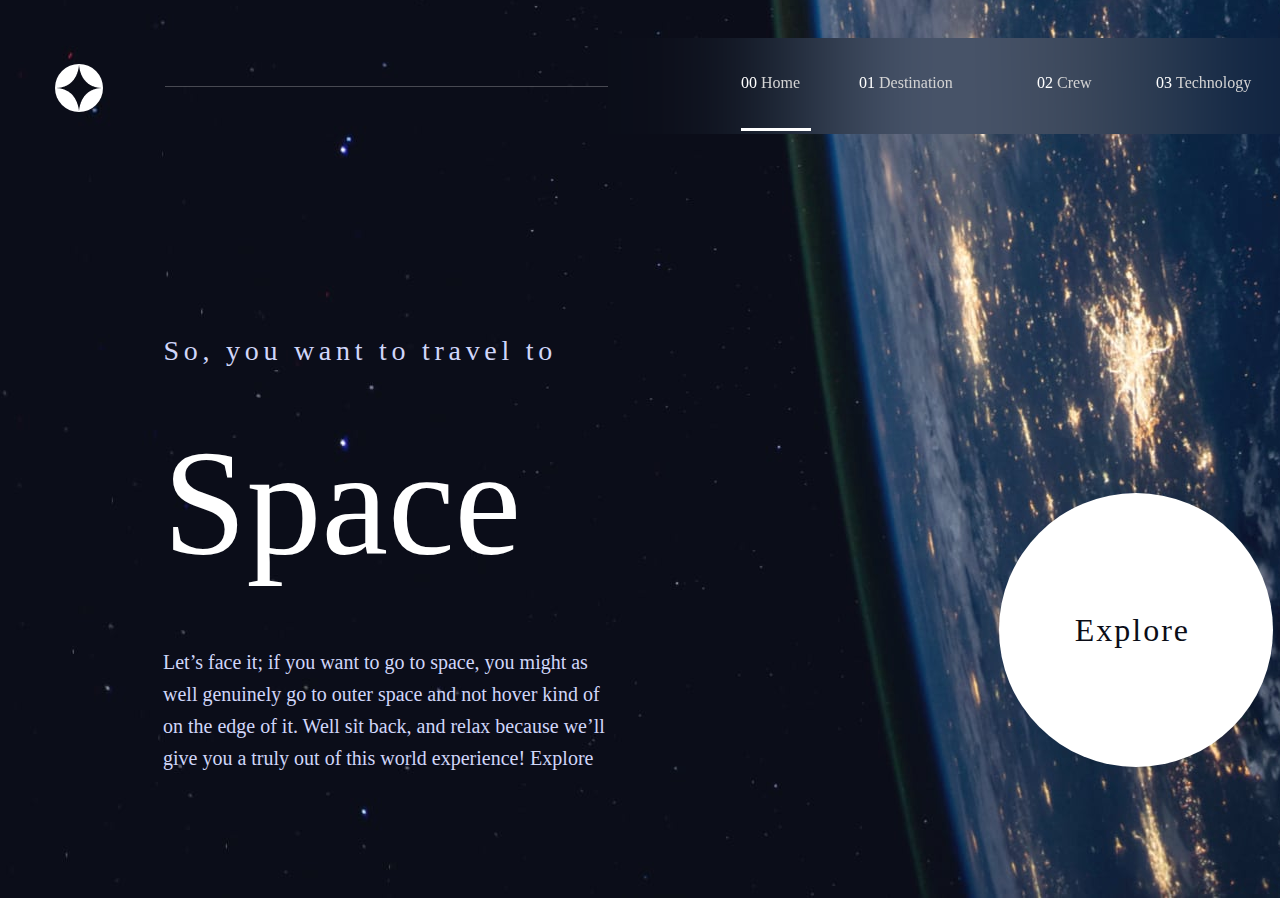
<file: index.html>
<!DOCTYPE html>
<html lang="en">
<head>
  <meta charset="UTF-8">
  <meta name="viewport" content="width=device-width, initial-scale=1.0">

  <link rel="icon" type="image/png" sizes="32x32" href="favicon-32x32.png">
  
  <title>Frontend Mentor | Space tourism website</title>
  <link rel="stylesheet" type="text/css" href="style(index).css">
</head>
<body>
 <header id="header">
    <nav class="navbar">  
  <span class="white" id="s00">00</span><a href = "index.html" id="Home"> Home </a>
  <span class="white" id="s01">01</span><a href = "destination-moon.html" id="Destination"> Destination</a>
  <span class="white" id="s02">02</span><a href = "crew-commander.html" id="Crew"> Crew </a>
  <span class="white" id="s03">03</span><a href = "technology-vehicle.html" id="Technology"> Technology </a>
    </nav>
    <div id="under-line"></div>
  </header>
  <img src="Group2.jpg" alt="Star" id="Star">
<div class="main">  
  <div id="Line1"></div>
    <div id="Box"></div>
  <div class="offer">
    <h2 id="Offer">So, you want to travel to</h2> </div>
  <div class="space">
    <h1 id="Space">Space</h1> </div>
  <div class="paragraph">
    <p id="Paragraph">Let’s face it; if you want to go to space, you might as well genuinely go to outer space and not hover kind of on the edge of it. Well sit back, and relax because we’ll give you a truly out of this world experience! Explore</p>
  </div>
  <a href="#" id="Explore"><div id="Circle"><span id="text">Explore</span></div></a>
</div>
</body>
</html>
</file>
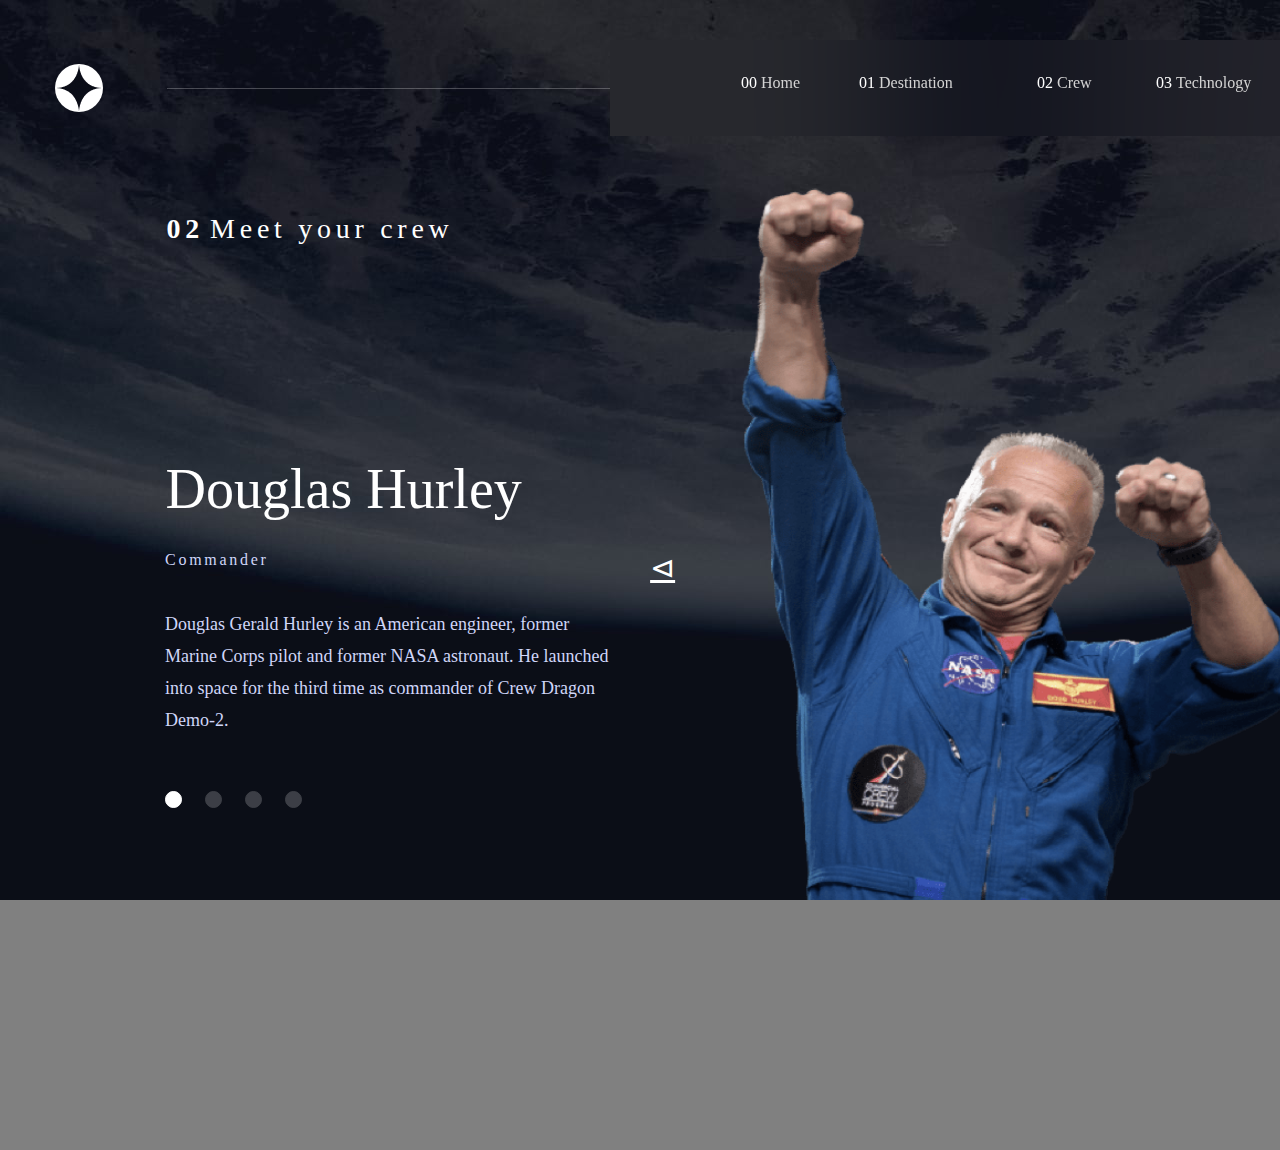
<file: crew-commander.html>
<!DOCTYPE html>
<html lang="en">
   <head>
      <meta charset="UTF-8">
      <meta name="viewport" content="width=device-width, initial-scale=1.0">
      <link rel="icon" type="image/png" sizes="32x32" href="favicon-32x32.png">
      <title>Frontend Mentor | Space tourism website</title>
      <script src="https://code.jquery.com/jquery-1.12.4.min.js"></script>
      <script type="text/javascript" src="crew.js"></script>
      <link rel="stylesheet" type="text/css" href="style(commander).css">
   </head>
   <body>
      <header id="header">
         <nav class="navbar">  
            <span class="white" id="s00">00</span>  <a href = "index.html" id="Home"> Home </a>
            <span class="white" id="s01">01</span>  <a href = "destination-moon.html" id="Destination"> Destination</a>
            <span class="white" id="s02">02</span>  <a href = "crew-commander.html" id="Crew"> Crew </a>
            <span class="white" id="s03">03</span>  <a href = "technology-vehicle.html" id="Technology"> Technology </a>
         </nav>
         
      </header>
      <img src="Group2.jpg" alt="Star" id="Star">  
      <div class="main">
         <div id="Line1"></div>
         <div id="Box"></div>
         <div><span id="identificator">02</span> <span id="Name">Meet your crew</span></div>
       <div id="trail"></div>
         <div id="Secondary">
            <div id="Links">

               <a href="crew-commander.html">
                  <div class="toLinks" id="Commander"></div>
               </a>
               <a href="crew-specialist.html">
                  <div class="toLinks" id="Specialist"></div>
               </a>
               <a href="crew-pilot.html">
                  <div class="toLinks" id="Pilot"></div>
               </a>
               <a href="crew-engineer.html">
                  <div class="toLinks" id="Engineer"></div>
               </a>
            </div>
            <div id="slider">
            <a href="#!" class="control_prev"> &#8882; </a>
            <a href="#!" class="control_next"> &#8883; </a>
              <ul>

                <li>
                    <img src="image-douglas-hurley.png" alt="Commander" id="imgCommander">
                  <div id="start">  Commander</div>
                  <h1 id="Member">  Douglas Hurley</h1>
                  <p id="text">
                  Douglas Gerald Hurley is an American engineer, former Marine Corps pilot 
                  and former NASA astronaut. He launched into space for the third time as 
                  commander of Crew Dragon Demo-2.
                </p>
                </li>

                <li>
                   <img src="image-mark-shuttleworth.png" alt="Specialist" id="imgSpecialist">
                   <div id="start">Mission Specialist</div>
                  <h1 id="Member"> Mark Shuttleworth</h1>
                    <p id="text">
                  Mark Richard Shuttleworth is the founder and CEO of Canonical, the company behind 
                  the Linux-based Ubuntu operating system. Shuttleworth became the first South 
                  African to travel to space as a space tourist.
                    </p>
                </li>

                <li>
                   <img src="image-victor-glover.png" alt="  Pilot" id="imgPilot">
                   <div id="start">    Pilot</div>
                   <h1 id="Member"> Victor Glover</h1>
                   <p id="text">
                    Pilot on the first operational flight of the SpaceX Crew Dragon to the International Space Station. Glover is a commander in the U.S. Navy where 
                    he pilots an F/A-18.He was a crew member of Expedition 64, and served as a 
                    station systems flight engineer. 
                     </p>
                </li>

                <li>
                   <img src="image-anousheh-ansari.png" alt="Engineer" id="imgEngineer">
                    <div id="start">Flight Engineer</div>
                    <h1 id="Member">Anousheh Ansari</h1>
                      <p id="text">
                      Anousheh Ansari is an Iranian American engineer and co-founder of Prodea Systems. 
                    Ansari was the fourth self-funded space tourist, the first self-funded woman to 
                    fly to the ISS, and the first Iranian in space. 
                      </p>
                </li>

              </ul>
            </div>
      </div>
    </div>
   </body>
</html>
</file>
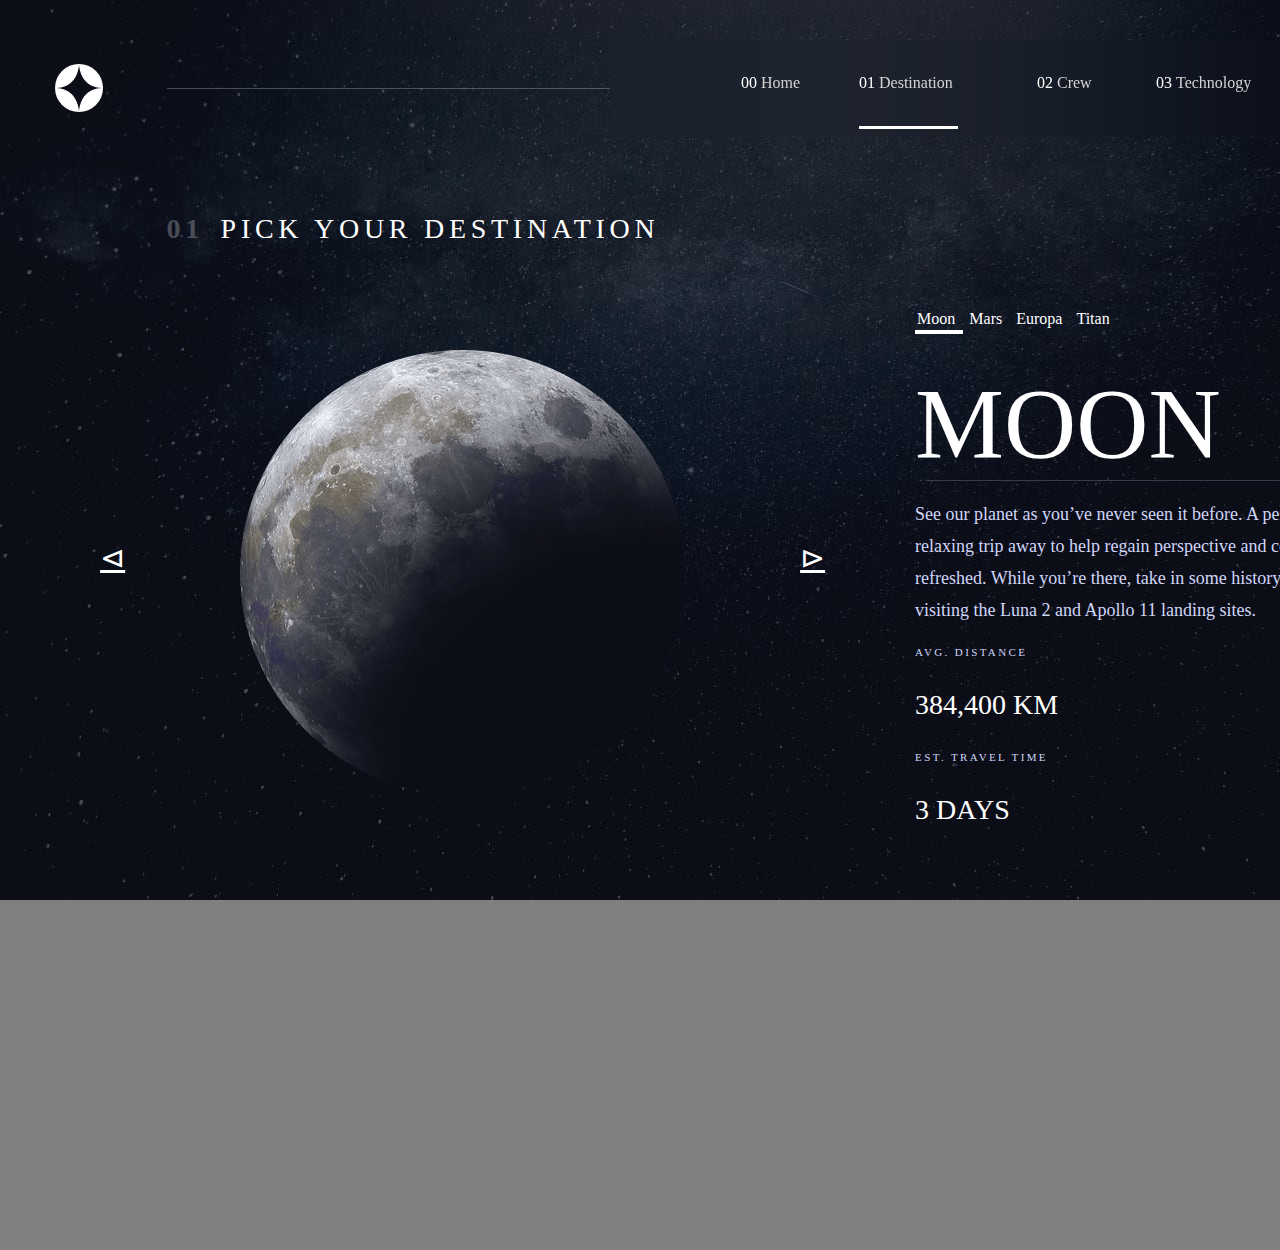
<file: destination-moon.html>
<!DOCTYPE html>
<html lang="en">
   <head>
      <meta charset="UTF-8">
      <meta name="viewport" content="width=device-width, initial-scale=1.0">
      <link rel="icon" type="image/png" sizes="32x32" href="favicon-32x32.png">
      <link rel="stylesheet" type="text/css" href="style(moon).css">
      <script src=
         "https://code.jquery.com/jquery-1.12.4.min.js"></script>
      <script type="text/javascript" src="destination.js"></script>
      <title>Frontend Mentor | Space tourism website</title>
   </head>
   <body>
      <header id="header">
         <nav class="navbar">  
            <span class="white" id="s00">00</span>  <a href = "index.html" id="Home"> Home </a>
            <span class="white" id="s01">01</span>  <a href = "destination-moon.html" id="Destination"> Destination</a>
            <span class="white" id="s02">02</span>  <a href = "crew-commander.html" id="Crew"> Crew </a>
            <span class="white" id="s03">03</span>  <a href = "technology-vehicle.html" id="Technology"> Technology </a>
         </nav>
         <div id="under-line"></div>
      </header>
      <img src="Group2.jpg" alt="Star" id="Star">  
      <div class="main">
         <div id="Line1"></div>
         <div id="Box"></div>
         <div><span id="identificator">01</span> <span id="Name">Pick your destination</span></div>
        <span id="under-line-1"></span>
         <div id="toLinks">
            
            <a href = "#!" id="Moon" >Moon</a>
            <a href = "#!" id="Mars" >Mars</a>
            <a href = "#!" id="Europa">Europa</a>
            <a href = "#!" id="Titan" >Titan</a>
         </div>
         <div id="slider">
            <a href="#!" class="control_prev"> &#8882; </a>
            <a href="#!" class="control_next"> &#8883; </a>
            

            <ul>
               <li>
                  <div class="container1">
                     
                       <img src="image-moon.png" alt="Moon" id="imgMoon">
                       <div id="toInfo">
                        <h1 class="Moon">Moon</h1>
                        <p id="Info">See our planet as you’ve never seen it before. A perfect relaxing trip away to help 
                           regain perspective and come back refreshed. While you’re there, take in some history 
                           by visiting the Luna 2 and Apollo 11 landing sites.
                        </p>
                     </div>
                     <span id="Line2"></span>
                     <div id="toDistance">
                        <p class="text">Avg. distance</p>
                        <p class="num">384,400 km</p>
                     </div>
                     <div id="toTime">
                        <p class="text">Est. travel time</p>
                        <p class="num">3 days</p>
                     </div>
                  </div>
               </li>
               <li>
                  <div class="container2">
                     
                      <img src="image-mars.png" alt="Mara" id="imgMars">
                      <div id="toInfo">
                        <h1 class="Mars">Mars</h1>
                        <p id="Info">  Don’t forget to pack your hiking boots. You’ll need them to tackle Olympus Mons, 
                           the tallest planetary mountain in our solar system. It’s two and a half times 
                           the size of Everest!
                        </p>
                     </div>
                     <span id="Line2"></span>
                     <div id="toDistance">
                        <p class="text">Avg. distance</p>
                        <p class="num">225 mil. km</p>
                     </div>
                     <div id="toTime">
                        <p class="text">Est. travel time</p>
                        <p class="num">9 months</p>
                     </div>
                  </div>
               </li>
               <li>
                  <div class="container3">
                     
                      <img src="image-europa.png" alt="Europa" id="imgEuropa">
                      <div id="toInfo">
                        <h1 class="Europa">Europa</h1>
                        <p id="Info">The smallest of the four Galilean moons orbiting Jupiter, Europa is a 
                           winter lover’s dream. With an icy surface, it’s perfect for a bit of 
                           ice skating, curling, hockey, or simple relaxation in your snug 
                           wintery cabin.
                        </p>
                     </div>
                     <span id="Line2"></span>
                     <div id="toDistance">
                        <p class="text">Avg. distance</p>
                        <p class="num">628 mil. km</p>
                     </div>
                     <div id="toTime">
                        <p class="text">Est. travel time</p>
                        <p class="num">3 years</p>
                     </div>
                  </div>
               </li>
               <li>
                  <div class="container4">
                     
                      <img src="image-titan.png" alt="Titan" id="imgTitan">
                      <div id="toInfo">
                        <h1 class="Titan">Titan</h1>
                        <p id="Info">  The only moon known to have a dense atmosphere other than Earth, Titan 
                           is a home away from home (just a few hundred degrees colder!). As a 
                           bonus, you get striking views of the Rings of Saturn.
                        </p>
                     </div>
                     <span id="Line2"></span>
                     <div id="toDistance">
                        <p class="text">Avg. distance</p>
                        <p class="num">1.6 bil. km</p>
                     </div>
                     <div id="toTime">
                        <p class="text">Est. travel time</p>
                        <p class="num">7 years</p>
                     </div>
                  </div>
               </li>
            </ul>
         </div>
      </div>
   </body>
</html>
</file>
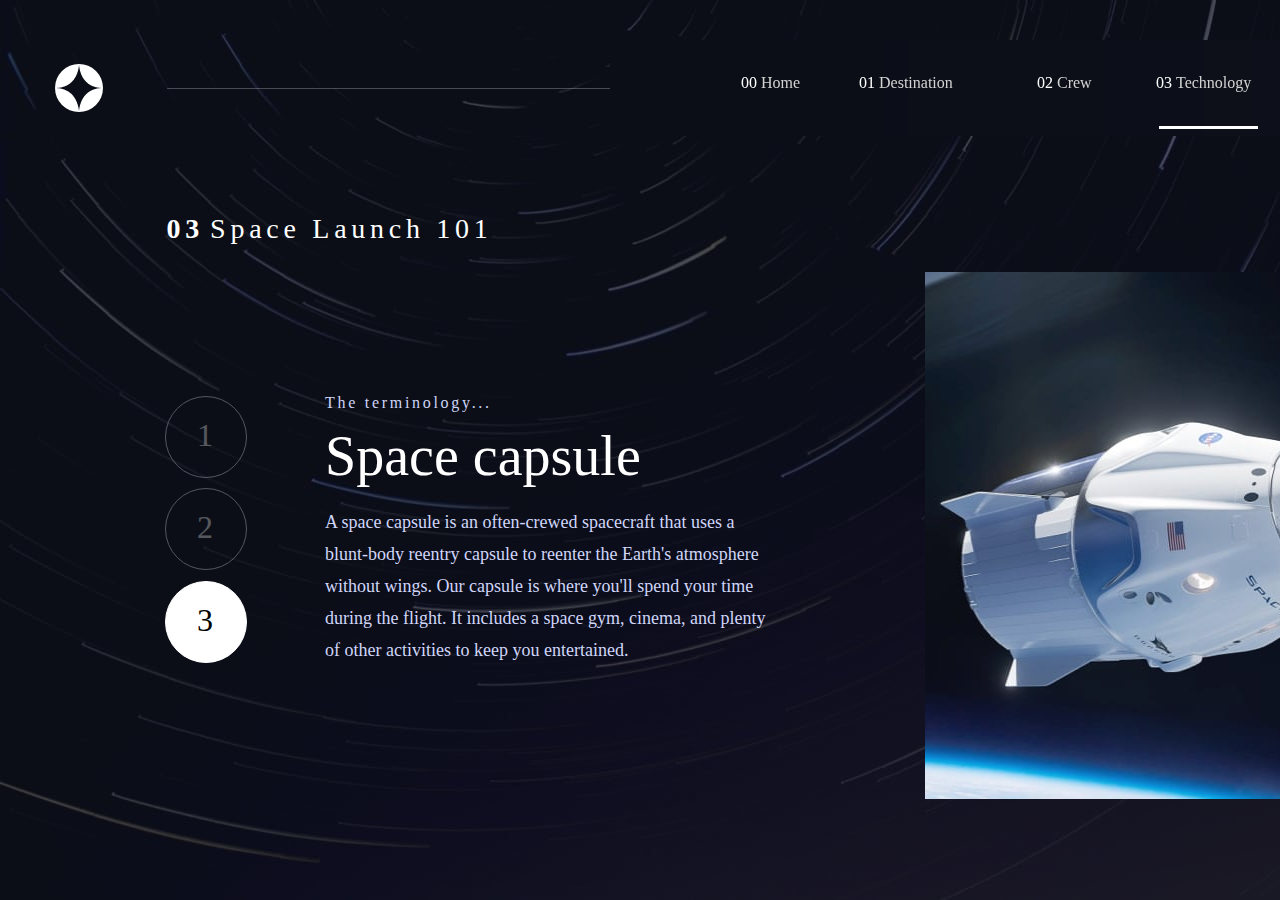
<file: technology-capsule.html>
<!DOCTYPE html>
<html lang="en">
<head>
  <meta charset="UTF-8">
  <meta name="viewport" content="width=device-width, initial-scale=1.0">

  <link rel="icon" type="image/png" sizes="32x32" href="favicon-32x32.png">
  
  <title>Frontend Mentor | Space tourism website</title>
  <link rel="stylesheet" type="text/css" href="style(capsule).css">
</head>
<body>
  <header id="header">
    <nav class="navbar">  
  <span class="white" id="s00">00</span>  <a href = "index.html" id="Home"> Home </a>
  <span class="white" id="s01">01</span>  <a href = "destination-moon.html" id="Destination"> Destination</a>
  <span class="white" id="s02">02</span>  <a href = "crew-commander.html" id="Crew"> Crew </a>
  <span class="white" id="s03">03</span>  <a href = "technology-vehicle.html" id="Technology"> Technology </a>
    </nav>
    <div id="under-line"></div>
  </header>

  <img src="Group2.jpg" alt="Star" id="Star">  
  
  <div class="main">
    <div id="Line1"></div>
    
    <div id="Box"></div>

    <div><span id="identificator">03</span> <span id="Name">Space Launch 101</span></div>
    <img src="image-space-capsule-portrait.jpg" alt="Space capsule" id="imgCapsule">
<div id="Secondary">
   <a href="technology-vehicle.html" ><div class="Technology" id="firstCircle"><span class="circleNum" id="first">1</span></div></a>
  <a href="technology-spaceport.html" ><div class="Technology" id="secondCircle"><span class="circleNum" id="second">2</span></div></a>
  <a href="technology-capsule.html" ><div class="Technology" id="thirdCircle"><span class="circleNum" id="third">3</span></div></a>

  <div id="start">The terminology...</div>

  <h1 id="Topic">Space capsule</h1>
 
   <p id="text"> A space capsule is an often-crewed spacecraft that uses a blunt-body reentry 
  capsule to reenter the Earth's atmosphere without wings. Our capsule is where 
  you'll spend your time during the flight. It includes a space gym, cinema, 
  and plenty of other activities to keep you entertained.</p>
  
</div>
</body>
</html>
</file>
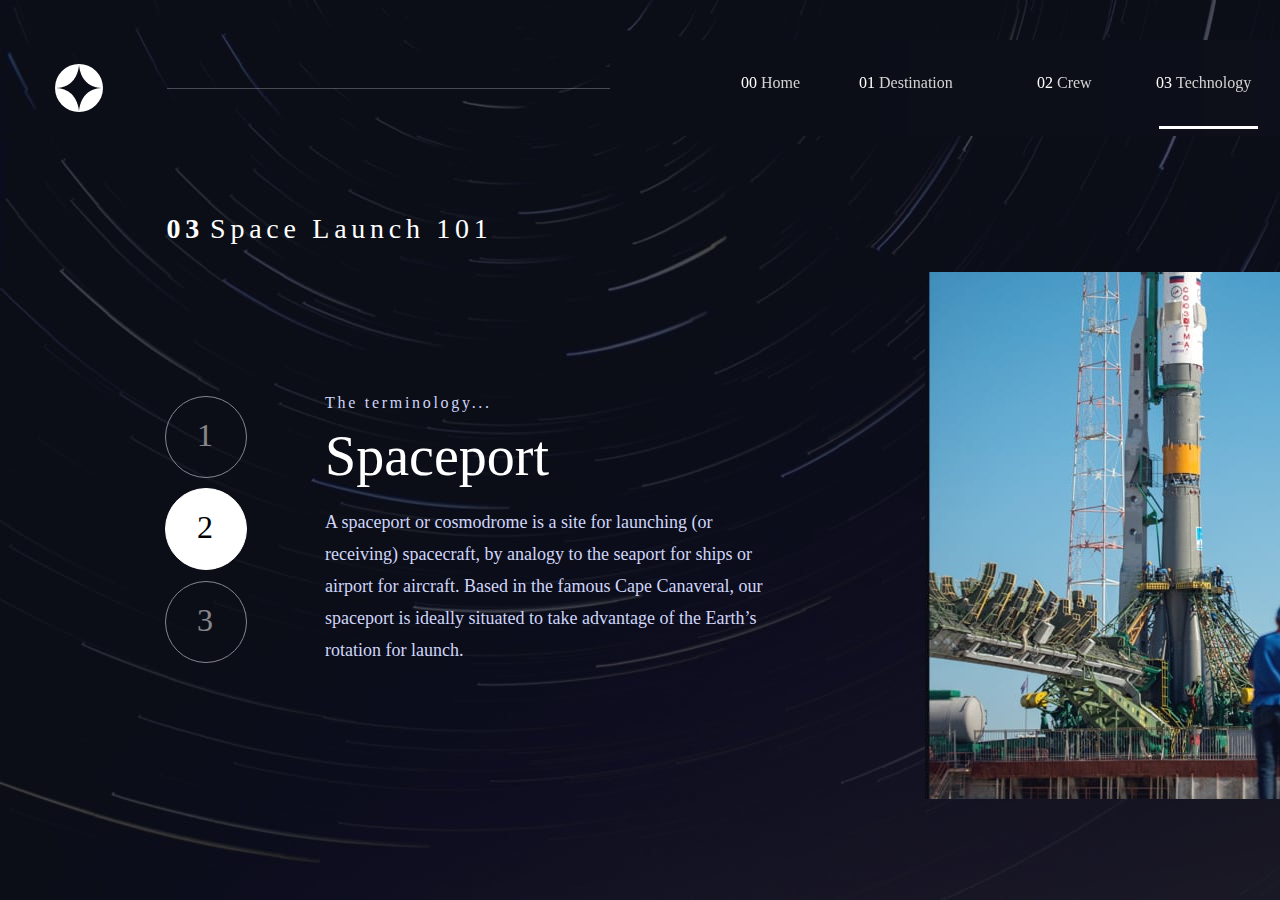
<file: technology-spaceport.html>
<!DOCTYPE html>
<html lang="en">
<head>
  <meta charset="UTF-8">
  <meta name="viewport" content="width=device-width, initial-scale=1.0">

  <link rel="icon" type="image/png" sizes="32x32" href="favicon-32x32.png">
  
  <title>Frontend Mentor | Space tourism website</title>
  <link rel="stylesheet" type="text/css" href="style(spaceport).css">
</head>
<body>
  <header id="header">
    <nav class="navbar">  
  <span class="white" id="s00">00</span>  <a href = "index.html" id="Home"> Home </a>
  <span class="white" id="s01">01</span>  <a href = "destination-moon.html" id="Destination"> Destination</a>
  <span class="white" id="s02">02</span>  <a href = "crew-commander.html" id="Crew"> Crew </a>
  <span class="white" id="s03">03</span>  <a href = "technology-vehicle.html" id="Technology"> Technology </a>
    </nav>
    <div id="under-line"></div>
  </header>

  <img src="Group2.jpg" alt="Star" id="Star">  
  
  <div class="main">
    <div id="Line1"></div>
    
    <div id="Box"></div>

    <div><span id="identificator">03</span> <span id="Name">Space Launch 101</span></div>

    <img src="image-spaceport-portrait.jpg" alt="Spaceport" id="imgSpaceport">

<div id="Secondary">
 <a href="technology-vehicle.html" ><div class="Technology" id="firstCircle"><span class="circleNum" id="first">1</span></div></a>
  <a href="technology-spaceport.html" ><div class="Technology" id="secondCircle"><span class="circleNum" id="second">2</span></div></a>
  <a href="technology-capsule.html" ><div class="Technology" id="thirdCircle"><span class="circleNum" id="third">3</span></div></a>

  <div id="start">The terminology...</div>

  <h1 id="Topic">Spaceport</h1>

   <p id="text">
  A spaceport or cosmodrome is a site for launching (or receiving) spacecraft, 
  by analogy to the seaport for ships or airport for aircraft. Based in the 
  famous Cape Canaveral, our spaceport is ideally situated to take advantage 
  of the Earth’s rotation for launch.</p>
  
</div>
</body>
</html>
</file>
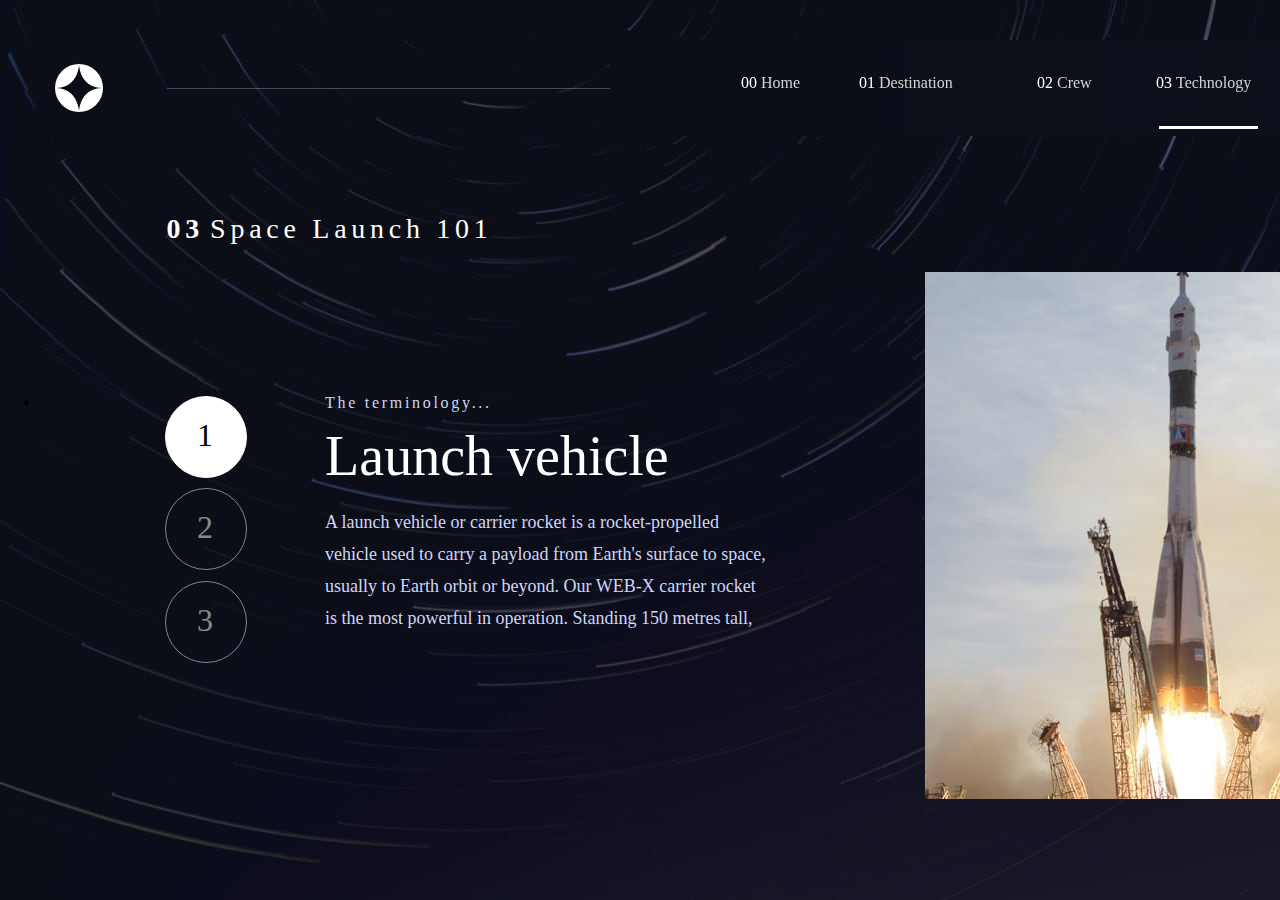
<file: technology-vehicle.html>
<!DOCTYPE html>
<html lang="en">
<head>
  <meta charset="UTF-8">
  <meta name="viewport" content="width=device-width, initial-scale=1.0">

  <link rel="icon" type="image/png" sizes="32x32" href="favicon-32x32.png">
  
  <title>Frontend Mentor | Space tourism website</title>
  <link rel="stylesheet" type="text/css" href="style(vehicle).css">
</head>
<body>
  <header id="header">
    <nav class="navbar">  
  <span class="white" id="s00">00</span>  <a href = "index.html" id="Home"> Home </a>
  <span class="white" id="s01">01</span>  <a href = "destination-moon.html" id="Destination"> Destination</a>
  <span class="white" id="s02">02</span>  <a href = "crew-commander.html" id="Crew"> Crew </a>
  <span class="white" id="s03">03</span>  <a href = "technology-vehicle.html" id="Technology"> Technology </a>
    </nav>
    <div id="under-line"></div>
  </header>

  <img src="Group2.jpg" alt="Star" id="Star">  
  
  <div class="main">
    <div id="Line1"></div>
    
    <div id="Box"></div>

    <div><span id="identificator">03</span> <span id="Name">Space Launch 101</span></div>
    <img src="image-launch-vehicle-portrait.jpg" alt="Vehicle" id="imgVehicle">
<div id="Secondary">
   <a href="technology-vehicle.html" ><div class="Technology" id="firstCircle"><span class="circleNum" id="first">1</span></div></a>
  <a href="technology-spaceport.html" ><div class="Technology" id="secondCircle"><span class="circleNum" id="second">2</span></div></a>
  <a href="technology-capsule.html" ><div class="Technology" id="thirdCircle"><span class="circleNum" id="third">3</span></div></a>
<div class="slider">
  <ul>
        <li>
          <div id="start">The terminology...</div>

          <h1 id="Topic">Launch vehicle</h1>

           <p id="text">A launch vehicle or carrier rocket is a rocket-propelled vehicle used to carry a 
          payload from Earth's surface to space, usually to Earth orbit or beyond. Our 
          WEB-X carrier rocket is the most powerful in operation. Standing 150 metres tall, </p>
        </li>


</ul>
</div>
</div>
</body>
</html>
</file>
<file: style(index).css>
#header a {
	padding-left: 20px;
	color: lightgrey;
	text-decoration: none;
}
#header a:link, a:visited{
	color: lightgrey;
	text-decoration: none;
}
#header a:hover{

border-bottom: 4.3px solid white;
opacity: 0.8;
z-index: 1;
}
#Box{
	position: absolute;
width: 830px;
height: 96px;
left: 610px;
top: 40px;

background: transparent;
backdrop-filter: blur(81.5485px);
/* Note: backdrop-filter has minimal browser support */
z-index: 1;
}
.white{
	color: #fff;
}
#under-line{
	position: absolute;
width: 70px;
height: 3px;
left: 733px;
top: 133px;

background: #FFFFFF;
z-index: 2;
}
#s00{
	position: absolute;
	top: 79px;
	left: 733px;
	width: 18px;
	height: 19px;
}
#s01{
	position: absolute;
	top: 79px;
	left: 851px;
	width: 15px;
	height: 19px;
}
#s02{
	position: absolute;
	top: 79px;
	left: 1029px;
	width: 17px;
	height: 19px;
}
#s03{
	position: absolute;
	top: 79px;
	left: 1148px;
	width: 17px;
	height: 19px;
}
#Star{
	position: absolute;
	width: 48px;
	height: 48px;
	left: 55px;
	top:  64px;
	z-index: 2;
	border-radius: 100%;
}
#header{
	position: absolute;
width: 1385px;
top: -5px;
height: 96px;
z-index: 2;
}
#Home{
position: absolute;
width: 50px;
height: 52px;
left: 733px;
top: 79px;

}
#Destination{
position: absolute;
width: 80px;
height: 52px;
left: 851px;
top: 79px;

}
#Crew{

position: absolute;
width: 43px;
height: 52px;
left: 1029px;
top: 79px;

}
#Technology{
position: absolute;
width: 80px;
height: 52px;
left: 1148px;
top: 79px;

}
#Paragraph{
position: absolute;
height: 128px;
left: 0%;
right: 0%;
top: calc(50% - 128px/2 + 127px);

font-family: Barlow;
font-style: normal;
font-weight: normal;
font-size: 20px;
line-height: 32px;
/* or 178% */


color: #D0D6F9;
}
.paragraph{
position: absolute;
	width: 450px;
	height: 128px;
	bottom: 271px;
	left: 165px;
}
#Space{
position: absolute;
height: 172px;
left: 0%;
right: 1.11%;
top: calc(50% - 172px/2 - 47px);

font-family: Bellefair;
font-style: normal;
font-weight: normal;
font-size: 150px;
line-height: 172px;
/* identical to box height */


color: #FFFFFF;
}
.space{
	position: absolute;
	left: 165px;
	bottom: 363px	;
	width: 445px;
	height: 172px;
}
#Offer {
position: absolute;
height: 34px;
left: 0.11%;
right: 15.67%;
top: calc(50% - 34px/2 - 174px);

font-family: Barlow Condensed;
font-style: normal;
font-weight: normal;
font-size: 28px;
line-height: 34px;
/* identical to box height */

letter-spacing: 4.725px;

color: #D0D6F9;
}
.offer{
	position: absolute;
	bottom: 379px;
	left: 165px;
	width: 499px;
	height: 34px;
}
#Line1 {
	position: absolute;
width: 473px;
height: 1px;
left: 167px;
top: 88px;

background: #FFFFFF;
mix-blend-mode: normal;
opacity: 0.25;
}

.main{
	position: absolute;
width: 1440px;
height: 900px;
background-repeat: no-repeat;
margin: -10px;
background: url('background-home-desktop.jpg');
}
#Circle{
position: absolute;
bottom: 131px;
right: 165px;
background: #FFFFFF;
width: 274px;
height: 274px;
border-radius: 100%;
}
#text{
position: absolute;
height: 37px;
left: 27.63%;
right: 23.36%;
top: calc(50% - 37px/2 + 0.5px);

font-family: Bellefair;
font-style: normal;
font-weight: normal;
font-size: 32px;
line-height: 37px;
/* identical to box height */

letter-spacing: 2px;

color: #0B0D17;
}
#Explore:hover{
	box-shadow: 0 0 0 10px lightgrey;
}
</file>
<file: style(commander).css>
#header a {
	padding-left: 20px;
	color: lightgrey;
	text-decoration: none;
	
}

#header a:link, a:visited{
	color: lightgrey;
	text-decoration: none;
}

#header a:hover{
border-bottom: 4.2px solid white;
opacity: 0.7;
}

#Box{
position: absolute;
width: 830px;
height: 96px;
left: 610px;
top: 40px;

background: transparent;
backdrop-filter: blur(81.5485px);
/* Note: backdrop-filter has minimal browser support */
z-index: 1;
}

.white{
	color: #fff;
}

#under-line{
position: absolute;
width: 62px;
height: 3px;
left:1030px;
top: 131px;

background: #FFFFFF;
}

#s00{
	position: absolute;
	top: 79px;
	left: 733px;
	width: 18px;
	height: 19px;
}

#s01{
	position: absolute;
	top: 79px;
	left: 851px;
	width: 15px;
	height: 19px;
}

#s02{
	position: absolute;
	top: 79px;
	left: 1029px;
	width: 17px;
	height: 19px;
}

#s03{
	position: absolute;
	top: 79px;
	left: 1148px;
	width: 17px;
	height: 19px;
}

#Star{
	position: absolute;
	width: 48px;
	height: 48px;
	left: 55px;
	top:  64px;
	z-index: 2;
	border-radius: 100%;
}

#header{
position: absolute;
width: 1385px;
top: -5px;
height: 96px;
z-index: 2;
}
#Line1 {
position: absolute;
width: 473px;
height: 1px;
left: 167px;
top: 88px;
background: #FFFFFF;
mix-blend-mode: normal;
opacity: 0.25;
}

.main{
	position: absolute;
width: 1440px;
height: 900px;
background-repeat: no-repeat;
margin: -7.9px;
background: url('background-crew-desktop.jpg');
}

#Home{
position: absolute;
width: 50px;
height: 52px;
left: 733px;
top: 79px;
}

#Destination{
position: absolute;
width: 80px;
height: 52px;
left: 851px;
top: 79px;
}

#Crew{
position: absolute;
width: 43px;
height: 52px;
left: 1029px;
top: 79px;
}

#Technology{
position: absolute;
width: 80px;
height: 52px;
left: 1148px;
top: 79px;
}

#identificator{
	position: absolute;
height: 34px;
left: 166.5px;
top: 212px;

font-family: Barlow Condensed;
font-style: normal;
font-weight: bold;
font-size: 28px;
line-height: 34px;
/* identical to box height */

letter-spacing: 4.725px;

color: #FFFFFF;
}

#Name{
	position: absolute;
height: 34px;
left: 210px;
bottom: 654px;

font-family: Barlow Condensed;
font-style: normal;
font-weight: normal;
font-size: 28px;
line-height: 34px;
/* identical to box height */

letter-spacing: 4.725px;

color: #FFFFFF;
}

#start{
	position: relative;
height: 19px;
left: 165px;
top: 400px;

font-family: Barlow Condensed;
font-style: normal;
font-weight: normal;
font-size: 16px;
line-height: 19px;
letter-spacing: 2.7px;

color: #D0D6F9;
}
#Member{
position: relative;
width: 614px;
height: 64px;
left: 165.5px;
top: 250px;

font-family: Bellefair;
font-style: normal;
font-weight: normal;
font-size: 56px;
line-height: 64px;

color: #FFFFFF
}
#text{
	width: 444px;
	height: 192px;
	position: relative;
height: 192px;
left: 165px;
top: 300px;

font-family: Barlow;
font-style: normal;
font-weight: normal;
font-size: 18px;
line-height: 32px;
/* or 178% */


color: #D0D6F9
}

#imgCommander{
	position: absolute;
width: 568px;
height: 712px;
left: 739.93px;
top: 38px;
}
#imgSpecialist{
	position: absolute;
width: 568px;
height: 712px;
left: 739.93px;
top: 38px;
}
#imgEngineer{
	position: absolute;
width: 568px;
height: 712px;
left: 739.93px;
top: 38px;
}
#imgPilot{
	position: absolute;
width: 568px;
height: 712px;
left: 739.93px;
top: 38px;
}

#Secondary{
	position: absolute;
	top: 550px;
	width: 700px;
	z-index: 999;

}
#trail{
position: relative;
width: 15px;
height: 15px;
top: 791px;
left: 165px;
background: #fff;
border-radius: 100%;
border: .3px solid white;
}
#Commander{
position: absolute;
width: 15px;
height: 15px;
top: 241px;
left: 165px;
background: #fff;
border-radius: 100%;
border: .3px solid white;
opacity: .2;
}

#Specialist{
position: absolute;
width: 15px;
height: 15px;
top: 241px;
left: 205px;
background: #fff;
border-radius: 100%;
border: .3px solid white;
opacity: .2;
}

#Pilot{
position: absolute;
width: 15px;
height: 15px;
top: 241px;
left: 245px;
background: #fff;
border-radius: 100%;
border: .3px solid white;
opacity: .2;
}

#Engineer{
position: absolute;
width: 15px;
height: 15px;
top: 241px;
left: 285px;
background: #fff;
border-radius: 100%;
border: .3px solid white;
opacity: .2;
}

#Secondary .toLinks:hover{
	background: #fff;
	border: .3px solid white;
	opacity: .55;
}

.container1 {
	min-width:1450px;
	position: relative;

}
.container2 {
	min-width:1450px;
	position: relative;

}
.container3 {
	min-width:1450px;
	position: relative;

}
.container4 {
	min-width:1450px;
	position: relative;

}
#slider ul li {
  position: relative;
    
  
  width: 1450px;
}
#slider {
	overflow: hidden;
  
  
  margin:-400px auto 0 0;
  
}

#slider ul {
  position: relative;
  display: flex;
  flex-direction: row;
  margin: 0;
  padding: 0;
  height:1000px ;
  list-style: none;
  float:left;
}
body{
	background-color: grey;

}
.control_prev{
  position: absolute;
  color: white;
  font-size:30px;
  
  z-index: 90;
  top: 0;
  left: 650px;
  
}
.control_next{
  position: absolute;
  font-size:30px;
  color: white;
  
  z-index: 90;
  top: 0;
  left: 1300px;
  
}
</file>
<file: style(moon).css>
#header a {
	padding-left: 20px;
	color: lightgrey;
	text-decoration: none;
}

#header a:link, a:visited{
	color: lightgrey;
	text-decoration: none;
}

#header a:hover{
border-bottom: 4.2px solid white;
opacity: 0.7;
}


#Box{
position: absolute;
width: 830px;
height: 96px;
left: 610px;
top: 40px;

background: transparent;
backdrop-filter: blur(81.5485px);
/* Note: backdrop-filter has minimal browser support */
z-index: 1;
}

.white{
	color: #fff;
}

#under-line{
position: absolute;
width: 99px;
height: 3px;
left: 851px;
top: 131px;

background: #FFFFFF;
}

#s00{
	position: absolute;
	top: 79px;
	left: 733px;
	width: 18px;
	height: 19px;
}

#s01{
	position: absolute;
	top: 79px;
	left: 851px;
	width: 15px;
	height: 19px;
}

#s02{
	position: absolute;
	top: 79px;
	left: 1029px;
	width: 17px;
	height: 19px;
}

#s03{
	position: absolute;
	top: 79px;
	left: 1148px;
	width: 17px;
	height: 19px;
}

#Star{
	position: absolute;
	width: 48px;
	height: 48px;
	left: 55px;
	top:  64px;
	z-index: 2;
	border-radius: 100%;
}

#header{
position: absolute;
width: 1385px;
top: -5px;
height: 96px;
z-index: 2;
}

#Home{
position: absolute;
width: 50px;
height: 52px;
left: 733px;
top: 79px;
}

#Destination{
position: absolute;
width: 80px;
height: 52px;
left: 851px;
top: 79px;
}

#Crew{
position: absolute;
width: 43px;
height: 52px;
left: 1029px;
top: 79px;
}

#Technology{
position: absolute;
width: 80px;
height: 52px;
left: 1148px;
top: 79px;
}

#Line1 {
position: absolute;
width: 473px;
height: 1px;
left: 167px;
top: 88px;
background: #FFFFFF;
mix-blend-mode: normal;
opacity: 0.25;
}

.main{
	position: absolute;
width: 1440px;
height: 900px;
background-repeat: no-repeat;
margin: -7.9px;
background: url('background-destination-desktop.jpg');
}

.main div:nth-child(3){
	position: absolute;
width: 382px;
height: 34px;
left: 166.5px;
top: 212px;
}



#identificator{
	position: absolute;
height: 34px;
left: 0%;
right: 93.19%;
top: calc(50% - 34px/2);
/*  */
font-family: Barlow Condensed;
font-style: normal;
font-weight: bold;
font-size: 28px;
line-height: 34px;
/* identical to box height */
letter-spacing: 4.725px;
color: #FFFFFF;
mix-blend-mode: normal;
opacity: 0.25;
}

#Name{
	position: absolute;
	width: 439px;
height: 34px;
left: 14.14%;
right: 1.57%;
/*  */
font-family: Barlow Condensed;
font-style: normal;
font-weight: normal;
font-size: 28px;
line-height: 34px;
/* identical to box height */

letter-spacing: 4.725px;
text-transform: uppercase;

color: #FFFFFF;

}
#toLinks{
	position: absolute;
	top: 310px;
	right: 237.5px;
	height: 34px;
	width: 285.5px;
z-index: 998;

}

#under-line-1{
	position: absolute;
left: 915px;

top: 330px;
bottom: 0%;
height: 4px;
width: 48px;
background: #FFFFFF;
z-index: 1;
}

#toLinks a{
	color: #fff;
	text-decoration: none;
	height: 34px;
	z-index: 999;
}
#toLinks a:hover{
	
	padding-bottom: 14.6px;
	border-bottom: 3.3px solid white;
	opacity: 0.5;
}
#Moon{
	width: 39px;
}
#Mars{
	width: 37px;	
	margin-left: 10px;
}
#Europa{
	width: 56px ;	
	margin-left: 10px;
}
#Titan{
	width: 42px;
	margin-left:10px ;
}

#toInfo .Moon{
 position: relative;
top: 50px;
left: 915px;
font-family: Bellefair;
font-style: normal;
font-weight: normal;
font-size: 100px;
line-height: 115px;
/* identical to box height */

text-transform: uppercase;
color: #FFFFFF;
}
#toInfo .Mars{
 position: relative;
left: 915px;
top: 50px;

font-family: Bellefair;
font-style: normal;
font-weight: normal;
font-size: 100px;
line-height: 115px;
/* identical to box height */

text-transform: uppercase;
color: #FFFFFF;
}
#toInfo .Europa{
 position: relative;
left: 915px;
font-family: Bellefair;
font-style: normal;
font-weight: normal;
font-size: 100px;
line-height: 115px;
/* identical to box height */
top: 50px;
text-transform: uppercase;
color: #FFFFFF;
}
#toInfo .Titan{
 position: relative;
left: 915px;
top: 50px;
font-family: Bellefair;
font-style: normal;
font-weight: normal;
font-size: 100px;
line-height: 115px;
/* identical to box height */

text-transform: uppercase;
color: #FFFFFF;
}
#Info{
width: 444px;
height: 128px;
position: relative;
left: 915px;

font-family: Barlow;
font-style: normal;
font-weight: normal;
font-size: 18px;
line-height: 32px;
/* or 178% */


color: #D0D6F9;

}
#Line2{
	width: 444px;
	height: 1px;
	position: absolute;
right: 80px;
top: 680px;


background: #383B4B;
}
#toDistance .text{
position: relative;
height: 17px;

left: 915px;


font-family: Barlow Condensed;
font-style: normal;
font-weight: normal;
font-size: 11px;
line-height: 17px;
/* identical to box height */

letter-spacing: 2.3625px;
text-transform: uppercase;

color: #D0D6F9;
}

#toDistance .num{
position: relative;

left: 915px;
height: 32px;


font-family: Bellefair;
font-style: normal;
font-weight: normal;
font-size: 28px;
line-height: 32px;
/* identical to box height */

text-transform: uppercase;

color: #FFFFFF;

}

#toTime .text{
	
	height: 17px;
position: relative;
top: 0px;
left: 915px;

font-family: Barlow Condensed;
font-style: normal;
font-weight: normal;
font-size: 11px;
line-height: 17px;
/* identical to box height */
letter-spacing: 2.3625px;
text-transform: uppercase;
color: #D0D6F9;
}


#toTime .num{
position: relative;
height: 32px;
top: 0px;
left: 915px;


font-family: Bellefair;
font-style: normal;
font-weight: normal;
font-size: 28px;
line-height: 32px;
/* identical to box height */

text-transform: uppercase;

color: #FFFFFF;
}

.container1 {
	min-width:1450px;
	position: relative;

}
.container2 {
	min-width:1450px;
	position: relative;

}
.container3 {
	min-width:1450px;
	position: relative;

}
.container4 {
	min-width:1450px;
	position: relative;

}
#slider ul li {
  position: relative;
    
  
  width: 1450px;
}
#slider {
	
  overflow:hidden;
  
  margin:-200px auto 0 0;
  
}

#slider ul {
  position: relative;
  display: flex;
  flex-direction: row;
  margin: 0;
  padding: 0;
  height:1450px ;
  list-style: none;
  float:left;
}
body{
	background-color: grey;

}
.control_prev{
  position: absolute;
  color: white;
  font-size:30px;
  width: 20px;
  height: 40px;
  z-index: 90;
  top: 60%;
  left: 100px;
  
}
.control_next{
  position: absolute;
  font-size:30px;
  color: white;
  width: 20px;
  height: 40px;
  z-index: 90;
  top: 60%;
  left: 800px;
  
}

#imgMoon{
	position: relative;
	width: 445px;
	height: 445px;
	left: 240px;
	top: 550px;
}
#imgMars{
	position: relative;
	width: 445px;
	height: 445px;
	left: 240px;
	top: 550px;
}

#imgEuropa{
	position: relative;
	width: 445px;
	height: 445px;
	left: 240px;
	top: 550px;
}

#imgTitan{
	position: relative;
	width: 445px;
	height: 445px;
	left: 240px;
	top: 550px;
}
</file>
<file: style(capsule).css>
#header a {
	padding-left: 20px;
	color: lightgrey;
	text-decoration: none;
}

#header a:link, a:visited{
	color: lightgrey;
	text-decoration: none;
}

#header a:hover{
border-bottom: 4.2px solid white;
opacity: 0.7;
}

#Box{
position: absolute;
width: 830px;
height: 96px;
left: 610px;
top: 40px;

background: transparent;
backdrop-filter: blur(81.5485px);
/* Note: backdrop-filter has minimal browser support */
z-index: 1;
}

.white{
	color: #fff;
}

#under-line{
position: absolute;
width: 99px;
height: 3px;
left:1151px;
top: 131px;

background: #FFFFFF;
}

#s00{
	position: absolute;
	top: 79px;
	left: 733px;
	width: 18px;
	height: 19px;
}

#s01{
	position: absolute;
	top: 79px;
	left: 851px;
	width: 15px;
	height: 19px;
}

#s02{
	position: absolute;
	top: 79px;
	left: 1029px;
	width: 17px;
	height: 19px;
}

#s03{
	position: absolute;
	top: 79px;
	left: 1148px;
	width: 17px;
	height: 19px;
}

#Star{
	position: absolute;
	width: 48px;
	height: 48px;
	left: 55px;
	top:  64px;
	z-index: 2;
	border-radius: 100%;
}

#header{
position: absolute;
width: 1385px;
top: -5px;
height: 96px;
z-index: 2;
}
#Line1 {
position: absolute;
width: 473px;
height: 1px;
left: 167px;
top: 88px;
background: #FFFFFF;
mix-blend-mode: normal;
opacity: 0.25;
}

.main{
	position: absolute;
width: 1440px;
height: 900px;
background-repeat: no-repeat;
margin: -7.9px;
background: url('background-technology-desktop.jpg');
}




#Home{
position: absolute;
width: 50px;
height: 52px;
left: 733px;
top: 79px;
}

#Destination{
position: absolute;
width: 80px;
height: 52px;
left: 851px;
top: 79px;
}

#Crew{
position: absolute;
width: 43px;
height: 52px;
left: 1029px;
top: 79px;
}

#Technology{
position: absolute;
width: 80px;
height: 52px;
left: 1148px;
top: 79px;
}

#identificator{
	position: absolute;
height: 34px;
left: 166.5px;
top: 212px;

font-family: Barlow Condensed;
font-style: normal;
font-weight: bold;
font-size: 28px;
line-height: 34px;
/* identical to box height */

letter-spacing: 4.725px;

color: #FFFFFF;
}

#Name{
	position: absolute;
height: 34px;
left: 210px;
bottom: 654px;

font-family: Barlow Condensed;
font-style: normal;
font-weight: normal;
font-size: 28px;
line-height: 34px;
/* identical to box height */

letter-spacing: 4.725px;

color: #FFFFFF;
}

#start{
	position: absolute;
height: 19px;
left: 325px;
top: calc(50% - 19px/2 - 126px);

font-family: Barlow Condensed;
font-style: normal;
font-weight: normal;
font-size: 16px;
line-height: 19px;
letter-spacing: 2.7px;

color: #D0D6F9;
}
#Topic{
	position: absolute;
height: 64px;
left: 325px;
top: calc(50% - 64px/2 - 110.5px);

font-family: Bellefair;
font-style: normal;
font-weight: normal;
font-size: 56px;
line-height: 64px;

color: #FFFFFF;
}
#text{
	width: 444px;
	height: 192px;
	position: absolute;
height: 192px;
left: 325px;
top: calc(50% - 192px/2 + 55.5px);

font-family: Barlow;
font-style: normal;
font-weight: normal;
font-size: 18px;
line-height: 32px;
/* or 178% */


color: #D0D6F9
}

#imgCapsule{
	position: absolute;
width: 515px;
height: 527px;
left: 925px;
top: 272px;
}
.circleNum:nth-child(2n+1){
	position: absolute;
	margin-top: 20px;
	margin-left: 31px;
	color: #fff;
	font-family: Bellefair;
	font-style: normal;
	font-weight: normal;
	font-size: 32px;
	line-height: 36.67px;
}
.circleNum:nth-child(1){
	position: absolute;
	margin-top: 20px;
	margin-left: 31px;
	color: #000;
	font-family: Bellefair;
	font-style: normal;
	font-weight: normal;
	font-size: 32px;
	line-height: 36.67px;
}
#firstCircle{
	position: absolute;
width: 80px;
height: 80px;
border-radius: 100%;
left: 165px;
top: 319px;
background: transparent;
border: 1px solid #fff;
opacity: .3;
}

#secondCircle{
position: absolute;
width: 80px;
height: 80px;
border-radius: 100%;
left: 165px;
top: 411px;
background: transparent;
border: 1px solid #fff;
opacity:.3;
}

#thirdCircle{
position: absolute;
width: 80px;
height: 80px;
border-radius: 100%;
left: 165px;
top: 504px;
background: #fff;
border: 1px solid #fff;
}
#first{
	color: #fff;
	opacity: initial;
}
#second{
	color: #fff;
	opacity: initial;
}

#Secondary .Technology:hover{
	border: 1px solid #fff ;
	opacity: 2;
}
#Secondary{
	position: absolute;
	width: 700px;
	height: 303px;
	bottom: 220px;
	
}
.Technology{
	position: absolute;
	margin-top: -300px;
}
</file>
<file: style(spaceport).css>
#header a {
	padding-left: 20px;
	color: lightgrey;
	text-decoration: none;
}

#header a:link, a:visited{
	color: lightgrey;
	text-decoration: none;
}

#header a:hover{
border-bottom: 4.2px solid white;
opacity: 0.7;
}

#Box{
position: absolute;
width: 830px;
height: 96px;
left: 610px;
top: 40px;

background: transparent;
backdrop-filter: blur(81.5485px);
/* Note: backdrop-filter has minimal browser support */
z-index: 1;
}

.white{
	color: #fff;
}

#under-line{
position: absolute;
width: 99px;
height: 3px;
left:1151px;
top: 131px;

background: #FFFFFF;
}

#s00{
	position: absolute;
	top: 79px;
	left: 733px;
	width: 18px;
	height: 19px;
}

#s01{
	position: absolute;
	top: 79px;
	left: 851px;
	width: 15px;
	height: 19px;
}

#s02{
	position: absolute;
	top: 79px;
	left: 1029px;
	width: 17px;
	height: 19px;
}

#s03{
	position: absolute;
	top: 79px;
	left: 1148px;
	width: 17px;
	height: 19px;
}

#Star{
	position: absolute;
	width: 48px;
	height: 48px;
	left: 55px;
	top:  64px;
	z-index: 2;
	border-radius: 100%;
}

#header{
position: absolute;
width: 1385px;
top: -5px;
height: 96px;
z-index: 2;
}
#Line1 {
position: absolute;
width: 473px;
height: 1px;
left: 167px;
top: 88px;
background: #FFFFFF;
mix-blend-mode: normal;
opacity: 0.25;
}

.main{
	position: absolute;
width: 1440px;
height: 900px;
background-repeat: no-repeat;
margin: -7.9px;
background: url('background-technology-desktop.jpg');
}




#Home{
position: absolute;
width: 50px;
height: 52px;
left: 733px;
top: 79px;
}

#Destination{
position: absolute;
width: 80px;
height: 52px;
left: 851px;
top: 79px;
}

#Crew{
position: absolute;
width: 43px;
height: 52px;
left: 1029px;
top: 79px;
}

#Technology{
position: absolute;
width: 80px;
height: 52px;
left: 1148px;
top: 79px;
}

#identificator{
	position: absolute;
height: 34px;
left: 166.5px;
top: 212px;

font-family: Barlow Condensed;
font-style: normal;
font-weight: bold;
font-size: 28px;
line-height: 34px;
/* identical to box height */

letter-spacing: 4.725px;

color: #FFFFFF;
}

#Name{
	position: absolute;
height: 34px;
left: 210px;
bottom: 654px;

font-family: Barlow Condensed;
font-style: normal;
font-weight: normal;
font-size: 28px;
line-height: 34px;
/* identical to box height */

letter-spacing: 4.725px;

color: #FFFFFF;
}

#start{
	position: absolute;
height: 19px;
left: 325px;
top: calc(50% - 19px/2 - 126px);

font-family: Barlow Condensed;
font-style: normal;
font-weight: normal;
font-size: 16px;
line-height: 19px;
letter-spacing: 2.7px;

color: #D0D6F9;
}
#Topic{
	position: absolute;
height: 64px;
left: 325px;
top: calc(50% - 64px/2 - 110.5px);

font-family: Bellefair;
font-style: normal;
font-weight: normal;
font-size: 56px;
line-height: 64px;

color: #FFFFFF;
}
#text{
	width: 444px;
	height: 192px;
	position: absolute;
height: 192px;
left: 325px;
top: calc(50% - 192px/2 + 55.5px);

font-family: Barlow;
font-style: normal;
font-weight: normal;
font-size: 18px;
line-height: 32px;
/* or 178% */


color: #D0D6F9
}

#imgSpaceport{
	position: absolute;
width: 515px;
height: 527px;
right: 0px;
top: 272px;
}
.circleNum:nth-child(2n+1){
	position: absolute;
	margin-top: 20px;
	margin-left: 31px;
	color: #fff;
	font-family: Bellefair;
	font-style: normal;
	font-weight: normal;
	font-size: 32px;
	line-height: 36.67px;
}
.circleNum:nth-child(1){
	position: absolute;
	margin-top: 20px;
	margin-left: 31px;
	color: #000;
	font-family: Bellefair;
	font-style: normal;
	font-weight: normal;
	font-size: 32px;
	line-height: 36.67px;
}
#firstCircle{
	position: absolute;
width: 80px;
height: 80px;
border-radius: 100%;
left: 165px;
top: 319px;
background: transparent;
border: 1px solid #fff;
opacity: 0.5;
}

#secondCircle{
position: absolute;
width: 80px;
height: 80px;
border-radius: 100%;
left: 165px;
top: 411px;
background: #fff;
border: 1px solid #fff;
}

#thirdCircle{
position: absolute;
width: 80px;
height: 80px;
border-radius: 100%;
left: 165px;
top: 504px;
background: transparent;
border: 1px solid #fff;
opacity: 0.5;
}
#first{
	color: #fff;
	opacity: initial;
}
#third{
	color: #fff;
	opacity: initial;
}
#Secondary .Technology:hover{
	border: 1px solid #fff ;
	opacity: 1;
	background-color: #fff;
}

#Secondary{
	position: absolute;
	width: 700px;
	height: 303px;
	bottom: 220px;
	
}
.Technology{
	position: absolute;
	margin-top: -300px;
}
</file>
<file: style(vehicle).css>
#header a {
	padding-left: 20px;
	color: lightgrey;
	text-decoration: none;
}

#header a:link, a:visited{
	color: lightgrey;
	text-decoration: none;
}

#header a:hover{
border-bottom: 4.2px solid white;
opacity: 0.7;
}

#Box{
position: absolute;
width: 830px;
height: 96px;
left: 610px;
top: 40px;

background: transparent;
backdrop-filter: blur(81.5485px);
/* Note: backdrop-filter has minimal browser support */
z-index: 1;
}

.white{
	color: #fff;
}

#under-line{
position: absolute;
width: 99px;
height: 3px;
left:1151px;
top: 131px;

background: #FFFFFF;
}

#s00{
	position: absolute;
	top: 79px;
	left: 733px;
	width: 18px;
	height: 19px;
}

#s01{
	position: absolute;
	top: 79px;
	left: 851px;
	width: 15px;
	height: 19px;
}

#s02{
	position: absolute;
	top: 79px;
	left: 1029px;
	width: 17px;
	height: 19px;
}

#s03{
	position: absolute;
	top: 79px;
	left: 1148px;
	width: 17px;
	height: 19px;
}

#Star{
	position: absolute;
	width: 48px;
	height: 48px;
	left: 55px;
	top:  64px;
	z-index: 2;
	border-radius: 100%;
}

#header{
position: absolute;
width: 1385px;
top: -5px;
height: 96px;
z-index: 2;
}
#Line1 {
position: absolute;
width: 473px;
height: 1px;
left: 167px;
top: 88px;
background: #FFFFFF;
mix-blend-mode: normal;
opacity: 0.25;
}

.main{
	position: absolute;
width: 1440px;
height: 900px;
background-repeat: no-repeat;
margin: -7.9px;
background: url('background-technology-desktop.jpg');
}




#Home{
position: absolute;
width: 50px;
height: 52px;
left: 733px;
top: 79px;
}

#Destination{
position: absolute;
width: 80px;
height: 52px;
left: 851px;
top: 79px;
}

#Crew{
position: absolute;
width: 43px;
height: 52px;
left: 1029px;
top: 79px;
}

#Technology{
position: absolute;
width: 80px;
height: 52px;
left: 1148px;
top: 79px;
}

#identificator{
	position: absolute;
height: 34px;
left: 166.5px;
top: 212px;

font-family: Barlow Condensed;
font-style: normal;
font-weight: bold;
font-size: 28px;
line-height: 34px;
/* identical to box height */

letter-spacing: 4.725px;

color: #FFFFFF;
}

#Name{
	position: absolute;
height: 34px;
left: 210px;
bottom: 654px;

font-family: Barlow Condensed;
font-style: normal;
font-weight: normal;
font-size: 28px;
line-height: 34px;
/* identical to box height */

letter-spacing: 4.725px;

color: #FFFFFF;
}

#start{
	position: absolute;
height: 19px;
left: 325px;
top: calc(50% - 19px/2 - 126px);

font-family: Barlow Condensed;
font-style: normal;
font-weight: normal;
font-size: 16px;
line-height: 19px;
letter-spacing: 2.7px;

color: #D0D6F9;
}
#Topic{
	position: absolute;
height: 64px;
left: 325px;
top: calc(50% - 64px/2 - 110.5px);

font-family: Bellefair;
font-style: normal;
font-weight: normal;
font-size: 56px;
line-height: 64px;

color: #FFFFFF;
}
#text{
	width: 444px;
	height: 192px;
	position: absolute;
height: 192px;
left: 325px;
top: calc(50% - 192px/2 + 55.5px);

font-family: Barlow;
font-style: normal;
font-weight: normal;
font-size: 18px;
line-height: 32px;
/* or 178% */


color: #D0D6F9
}

#imgVehicle{
	position: absolute;
width: 515px;
height: 527px;
left: 925px;
top: 272px;
}
.circleNum:nth-child(2n+1){
	position: absolute;
	margin-top: 20px;
	margin-left: 31px;
	color: #fff;
	font-family: Bellefair;
	font-style: normal;
	font-weight: normal;
	font-size: 32px;
	line-height: 36.67px;
}
.circleNum:nth-child(1){
	position: absolute;
	margin-top: 20px;
	margin-left: 31px;
	color: #000;
	font-family: Bellefair;
	font-style: normal;
	font-weight: normal;
	font-size: 32px;
	line-height: 36.67px;
}
#firstCircle{
	position: absolute;
width: 80px;
height: 80px;
border-radius: 100%;
left: 165px;
top: 319px;
background: #fff;
border: 1px solid #fff;
}

#secondCircle{
position: absolute;
width: 80px;
height: 80px;
border-radius: 100%;
left: 165px;
top: 411px;
background: transparent;
border: 1px solid #fff;
opacity:.5;
}

#thirdCircle{
position: absolute;
width: 80px;
height: 80px;
border-radius: 100%;
left: 165px;
top: 504px;
background: transparent;
border: 1px solid #fff;
opacity: 0.5;
}
#second{
	color: #fff;
	opacity: initial;
}
#third{
	color: #fff;
	opacity: initial;
}
#Secondary .Technology:hover{
	border: 1px solid #fff ;
	opacity: 1;
}
#Secondary{
	position: absolute;
	width: 700px;
	height: 303px;
	bottom: 220px;
	
}
.Technology{
	position: absolute;
	margin-top: -300px;
}
</file>
